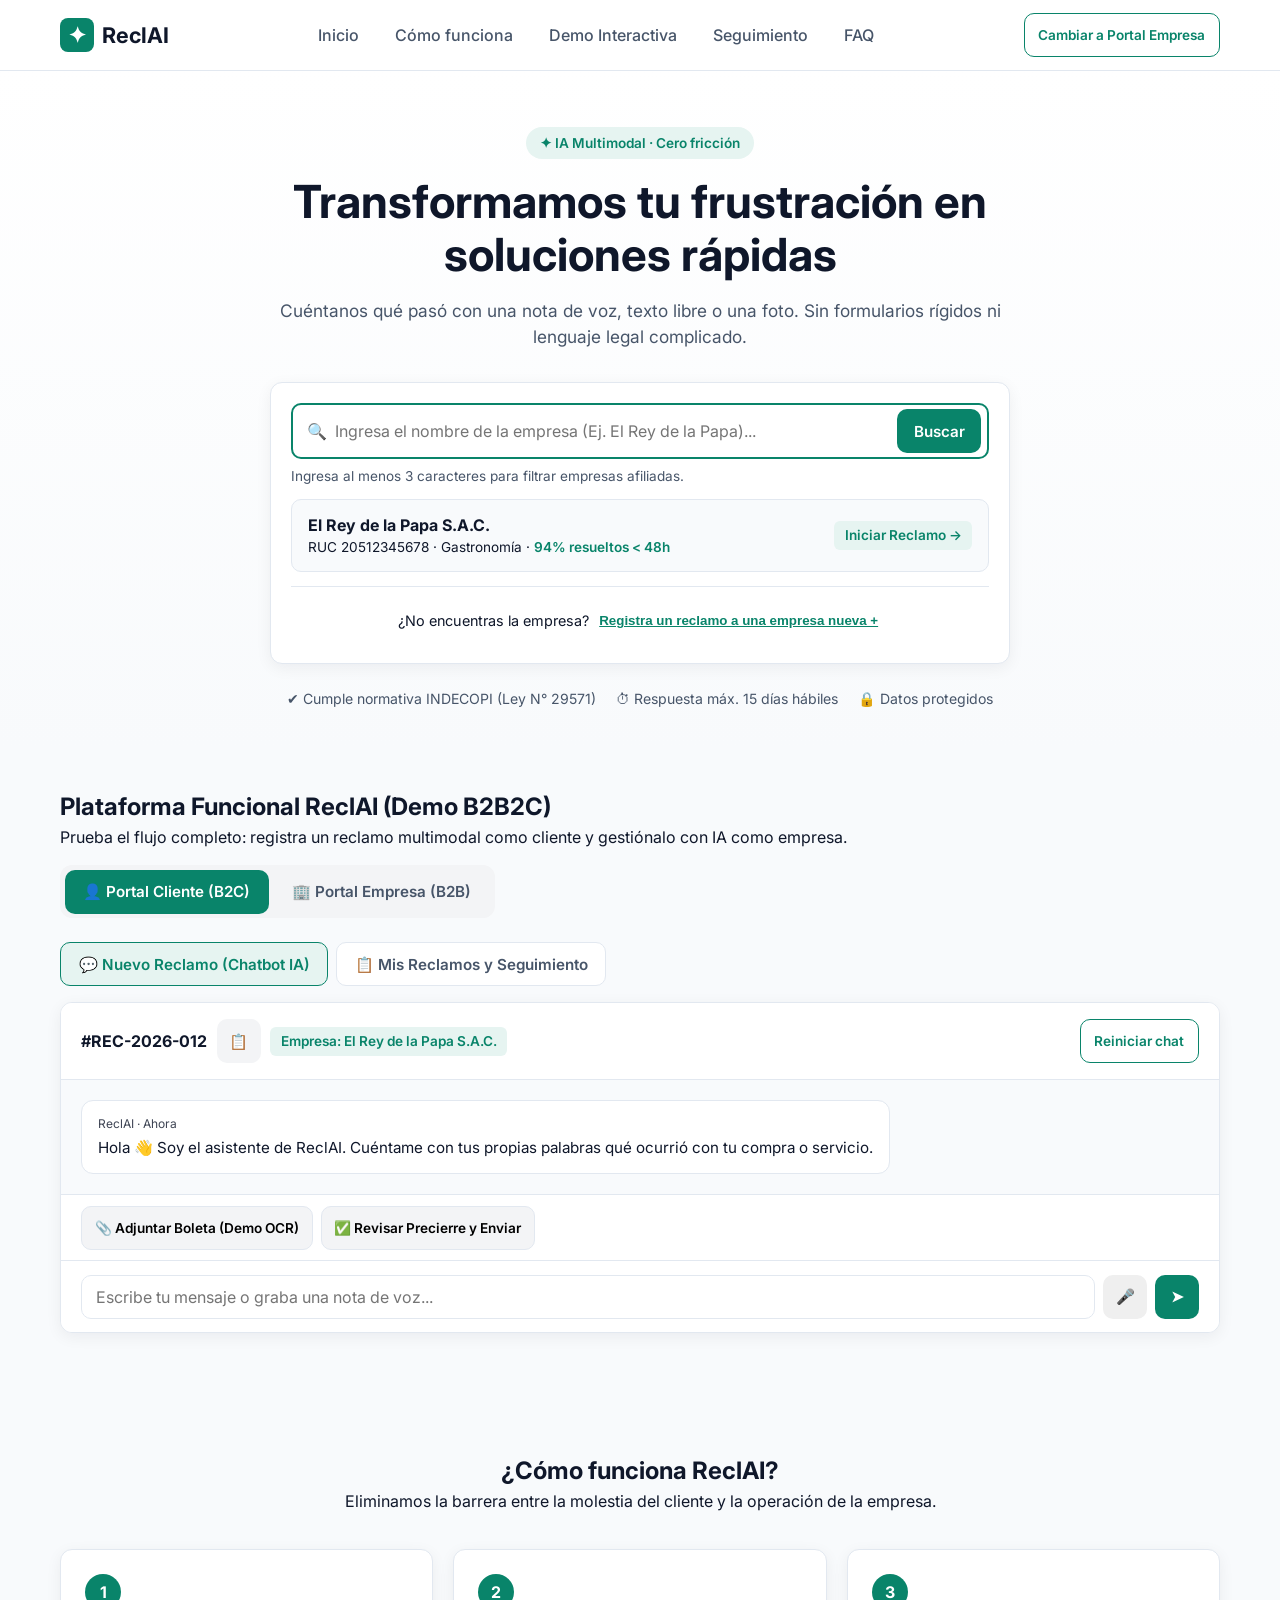
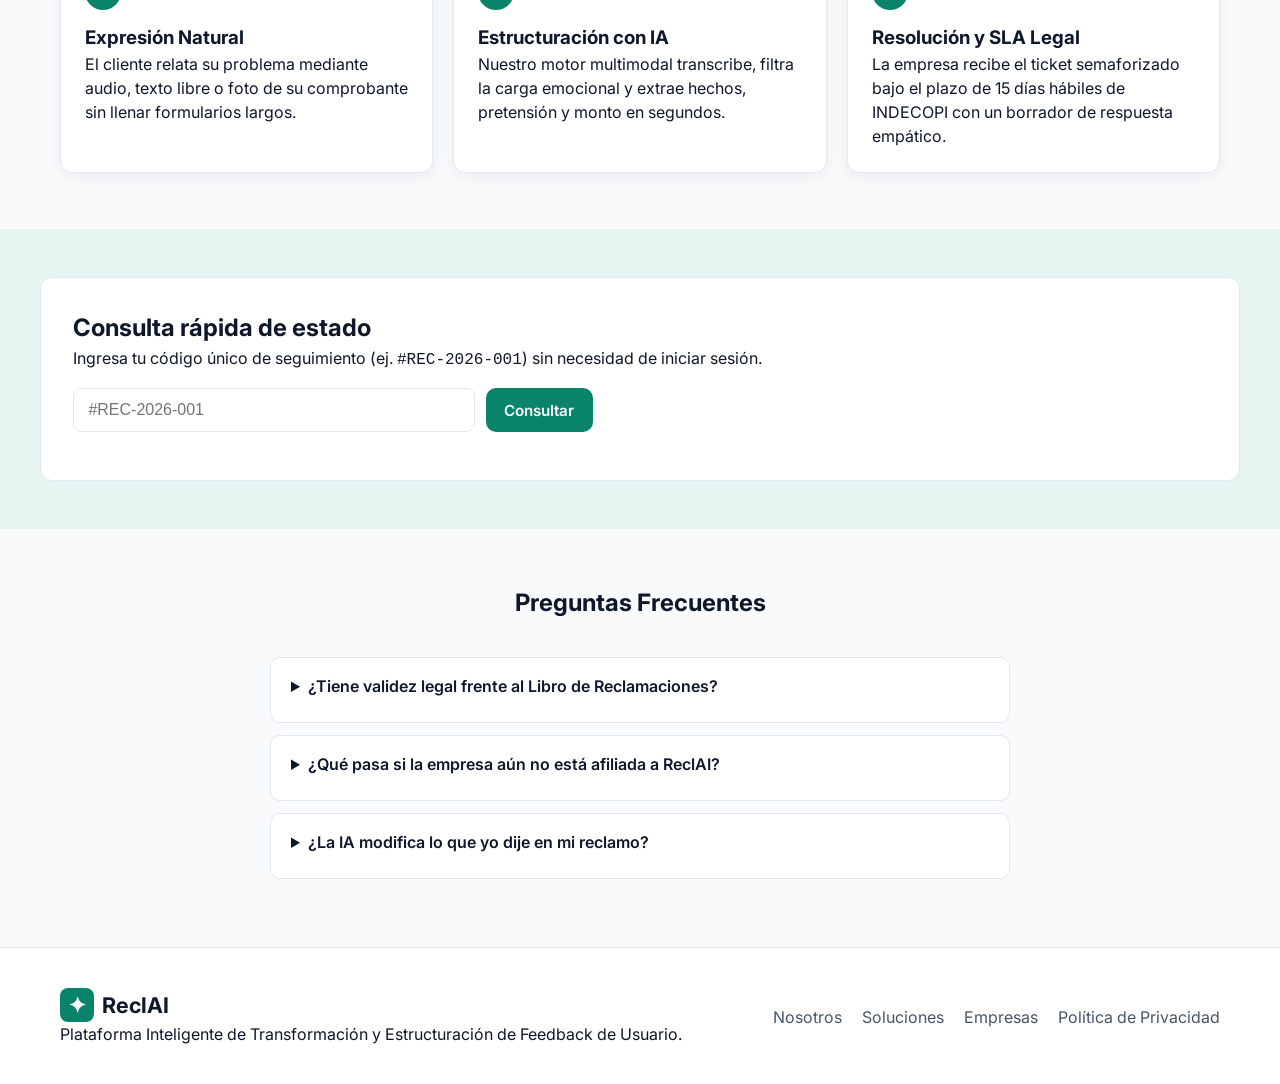
<file: index.html>
<!DOCTYPE html>
<html lang="es">
<head>
  <meta charset="UTF-8">
  <meta http-equiv="refresh" content="0; url=pages/index.html">
  <title>ReclAI — Redirigiendo...</title>
</head>
<body>
  <p>Cargando ReclAI... Si no redirige automáticamente, <a href="pages/index.html">haz clic aquí</a>.</p>
</body>
</html>
</file>
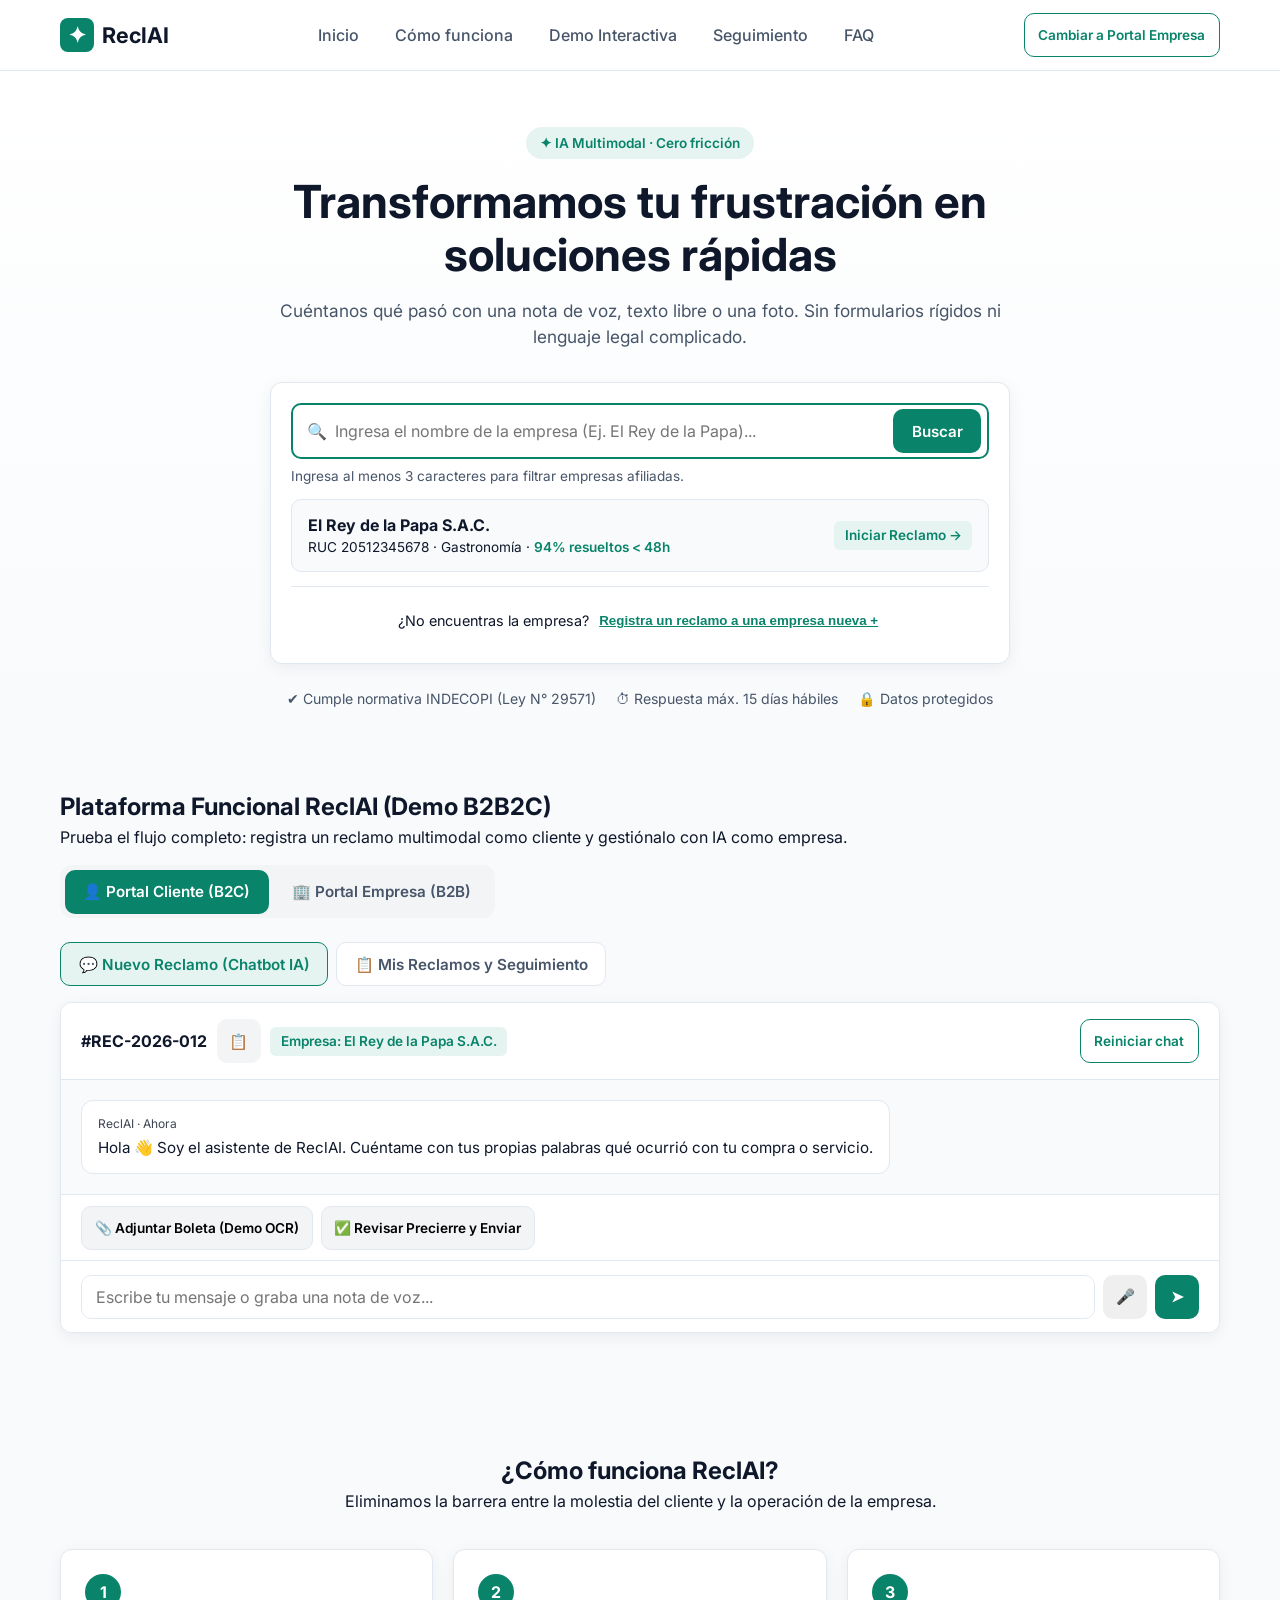
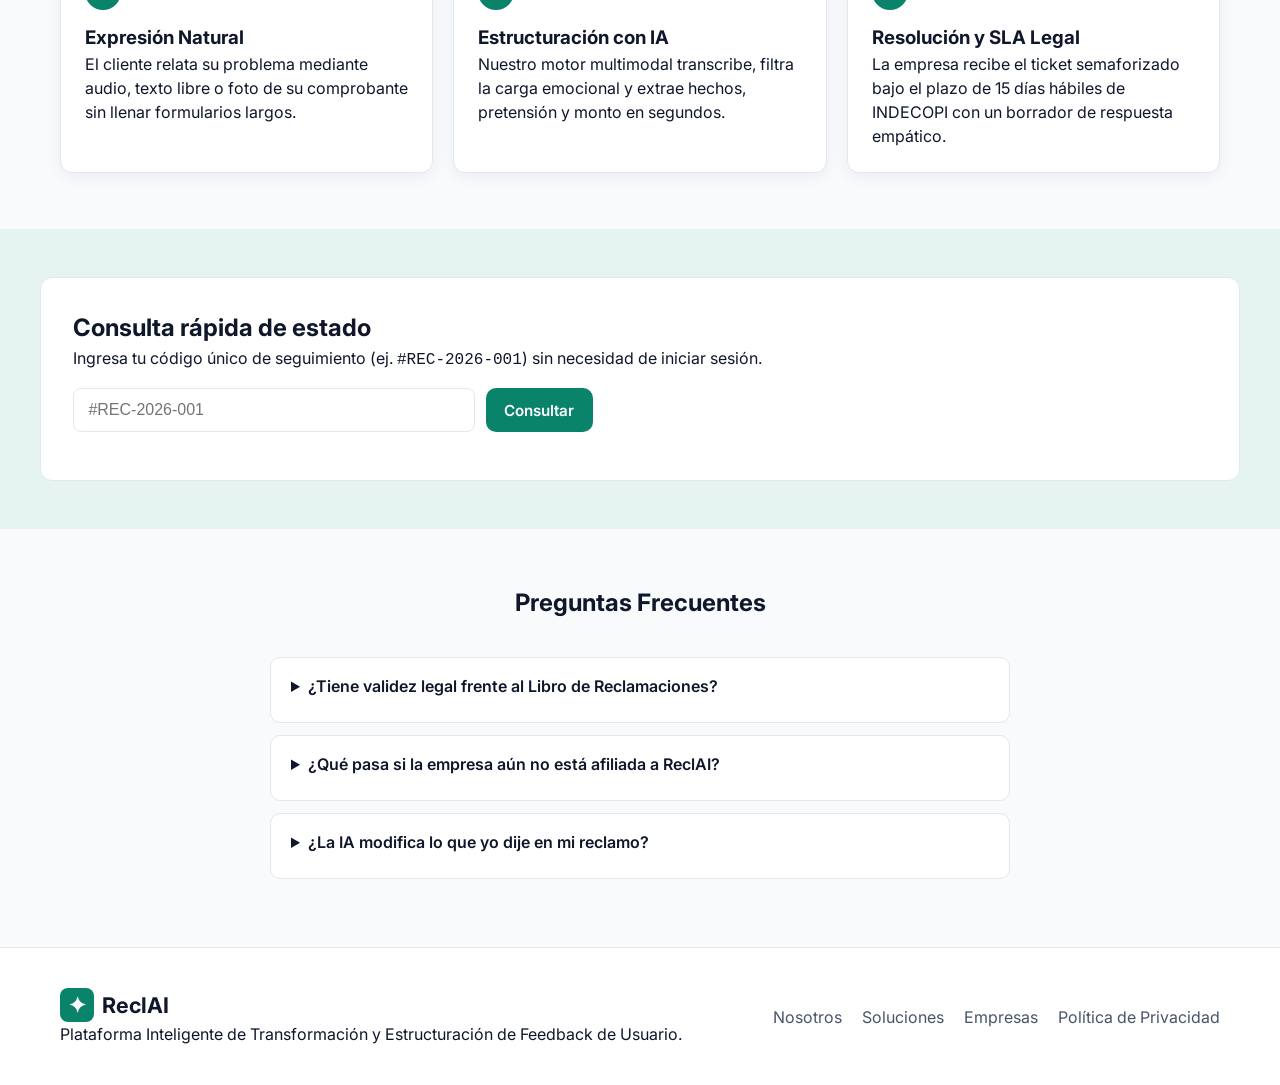
<file: pages/index.html>
<!DOCTYPE html>
<html lang="es">
<head>
  <meta charset="UTF-8">
  <link rel="icon" href="favicon.ico" type="image/x-icon">
  <meta name="viewport" content="width=device-width, initial-scale=1.0">
  <meta name="description" content="ReclAI - Plataforma inteligente de gestión y estructuración de reclamos con IA Multimodal bajo normativa INDECOPI.">
  <title>ReclAI | Transformamos tu frustración en soluciones rápidas</title>
  <link rel="icon" href="../favicon.ico" type="image/x-icon">
  <link rel="preconnect" href="https://fonts.googleapis.com">
  <link rel="preconnect" href="https://fonts.gstatic.com" crossorigin>
  <link href="https://fonts.googleapis.com/css2?family=Inter:wght@400;500;600;700&display=swap" rel="stylesheet">
  <link rel="stylesheet" href="../css/styles.css">
</head>
<body>
  <a href="#main-content" class="skip-link">Saltar al contenido principal</a>

  <header class="navbar">
    <div class="container nav-container">
      <a href="#inicio" class="brand" aria-label="Inicio ReclAI">
        <span class="brand-icon" aria-hidden="true">✦</span>
        <span class="brand-name">ReclAI</span>
      </a>

      <button class="mobile-menu-btn" id="mobileMenuBtn" aria-label="Abrir menú de navegación" aria-expanded="false">
        ☰
      </button>

      <nav class="nav-links" id="navLinks" aria-label="Navegación principal">
        <a href="#inicio">Inicio</a>
        <a href="#como-funciona">Cómo funciona</a>
        <a href="#workspace-demo">Demo Interactiva</a>
        <a href="#consulta-rapida">Seguimiento</a>
        <a href="#faq">FAQ</a>
      </nav>

      <div class="nav-actions">
        <button type="button" class="btn btn-outline btn-sm" id="quickRoleToggle" title="Cambiar entre vista Consumidor y Empresa">
          Cambiar a Portal Empresa
        </button>
      </div>
    </div>
  </header>

  <main id="main-content">
    <section id="inicio" class="hero-section">
      <div class="container hero-container">
        <span class="pill-badge">✦ IA Multimodal · Cero fricción</span>
        <h1>Transformamos tu frustración en soluciones rápidas</h1>
        <p class="hero-subtitle">
          Cuéntanos qué pasó con una nota de voz, texto libre o una foto. Sin formularios rígidos ni lenguaje legal complicado.
        </p>

        <div class="search-card" role="search">
          <label for="companySearchInput" class="sr-only">Buscar empresa para reclamar</label>
          <div class="search-input-group">
            <span class="search-icon" aria-hidden="true">🔍</span>
            <input
              type="text"
              id="companySearchInput"
              placeholder="Ingresa el nombre de la empresa (Ej. El Rey de la Papa)..."
              autocomplete="off"
              aria-describedby="searchHint"
            >
            <button type="button" class="btn btn-primary" id="searchBtn">Buscar</button>
          </div>
          <small id="searchHint" class="helper-text">Ingresa al menos 3 caracteres para filtrar empresas afiliadas.</small>

          <div id="companyResults" class="company-results" aria-live="polite"></div>

          <div class="unregistered-cta">
            <span>¿No encuentras la empresa?</span>
            <button type="button" class="link-btn" id="openUnregisteredModal">
              Registra un reclamo a una empresa nueva +
            </button>
          </div>
        </div>

        <div class="trust-bar">
          <span>✔ Cumple normativa INDECOPI (Ley N° 29571)</span>
          <span>⏱ Respuesta máx. 15 días hábiles</span>
          <span>🔒 Datos protegidos</span>
        </div>
      </div>
    </section>

    <section id="workspace-demo" class="workspace-section">
      <div class="container">
        <div class="section-header">
          <div>
            <h2>Plataforma Funcional ReclAI (Demo B2B2C)</h2>
            <p>Prueba el flujo completo: registra un reclamo multimodal como cliente y gestiónalo con IA como empresa.</p>
          </div>

          <div class="portal-switcher" role="tablist" aria-label="Selector de Portal">
            <button type="button" role="tab" aria-selected="true" class="switch-tab active" data-portal="b2c" id="tabB2C">
              👤 Portal Cliente (B2C)
            </button>
            <button type="button" role="tab" aria-selected="false" class="switch-tab" data-portal="b2b" id="tabB2B">
              🏢 Portal Empresa (B2B)
            </button>
          </div>
        </div>

        <div id="portalB2C" class="portal-view active">
          <div class="subnav-tabs">
            <button type="button" class="subtab active" data-b2c-view="chat">💬 Nuevo Reclamo (Chatbot IA)</button>
            <button type="button" class="subtab" data-b2c-view="mis-reclamos">📋 Mis Reclamos y Seguimiento</button>
          </div>

          <div id="b2cChatView" class="app-window chat-layout">
            <div class="app-topbar">
              <div class="ticket-badge-group">
                <strong id="activeDraftCode">#REC-2026-012</strong>
                <button type="button" class="btn-icon" id="copyCodeBtn" aria-label="Copiar código de ticket" title="Copiar código">📋</button>
                <span class="meta-tag" id="selectedCompanyLabel">Empresa: El Rey de la Papa S.A.C.</span>
              </div>
              <button type="button" class="btn btn-sm btn-outline" id="resetChatBtn">Reiniciar chat</button>
            </div>

            <div class="chat-messages" id="chatMessages" aria-live="polite">
            </div>

            <div class="voice-bar hidden" id="voiceRecordingBar">
              <span class="rec-dot">● Grabando <span id="recTimer">0:04</span></span>
              <span class="rec-wave" aria-hidden="true">ıllılılıllıılıllı</span>
              <div class="voice-actions">
                <button type="button" class="btn btn-sm btn-primary" id="sendVoiceBtn">Transcribir audio</button>
                <button type="button" class="btn-icon" id="cancelVoiceBtn" aria-label="Cancelar grabación">✕</button>
              </div>
            </div>

            <div class="chat-quick-actions">
              <button type="button" class="chip-btn" id="simulateOcrBtn">📎 Adjuntar Boleta (Demo OCR)</button>
              <button type="button" class="chip-btn" id="openPrecloseBtn">✅ Revisar Precierre y Enviar</button>
            </div>

            <form class="chat-input-form" id="chatForm">
              <label for="chatInput" class="sr-only">Escribe tu mensaje o reclamo</label>
              <input type="text" id="chatInput" placeholder="Escribe tu mensaje o graba una nota de voz..." required>
              <button type="button" class="btn-touch" id="toggleVoiceBtn" aria-label="Grabar nota de voz" title="Grabar nota de voz">🎤</button>
              <button type="submit" class="btn btn-primary btn-touch" aria-label="Enviar mensaje">➤</button>
            </form>
          </div>

          <div id="b2cMisReclamosView" class="app-window hidden">
            <div class="app-topbar">
              <div>
                <h3>Mis Reclamos</h3>
                <p class="text-muted">Sigue el estado de tus casos en tiempo real, sin términos legales complicados.</p>
              </div>
              <div class="filter-inline">
                <label for="b2cSearchFilter" class="sr-only">Filtrar mis reclamos</label>
                <input type="text" id="b2cSearchFilter" placeholder="Buscar por código o empresa...">
              </div>
            </div>

            <div class="timeline-card" id="featuredTimelineCard">
            </div>

            <div id="b2cTicketList" class="ticket-cards-grid">
            </div>
          </div>
        </div>

        <div id="portalB2B" class="portal-view hidden">
          <div id="b2bInboxView" class="app-window">
            <div class="app-topbar">
              <div>
                <h3>Bandeja de reclamos</h3>
                <p class="text-muted">Priorizados por riesgo de vencimiento SLA — Plazo legal INDECOPI: 15 días hábiles</p>
              </div>
            </div>

            <div class="kpi-grid">
              <div class="kpi-card kpi-red">
                <span class="kpi-label">Críticos (≤ 3 días)</span>
                <strong class="kpi-value" id="kpiCritical">0</strong>
              </div>
              <div class="kpi-card kpi-amber">
                <span class="kpi-label">Por vencer (4–7 días)</span>
                <strong class="kpi-value" id="kpiWarning">0</strong>
              </div>
              <div class="kpi-card kpi-green">
                <span class="kpi-label">En plazo (≥ 8 días)</span>
                <strong class="kpi-value" id="kpiSafe">0</strong>
              </div>
              <div class="kpi-card kpi-neutral">
                <span class="kpi-label">Total abiertos</span>
                <strong class="kpi-value" id="kpiTotal">0</strong>
              </div>
            </div>

            <div class="inbox-filters">
              <div class="filter-group">
                <label for="b2bSearchInput" class="sr-only">Buscar por ID o cliente</label>
                <input type="text" id="b2bSearchInput" placeholder="Buscar por ID, cliente...">
              </div>
              <div class="filter-group">
                <label for="b2bRiskFilter">Riesgo SLA:</label>
                <select id="b2bRiskFilter">
                  <option value="all">Todos</option>
                  <option value="critical">⚠ Críticos (≤ 3 días)</option>
                  <option value="warning">⏳ Por vencer (4–7 días)</option>
                  <option value="safe">✔ En plazo (≥ 8 días)</option>
                </select>
              </div>
            </div>

            <div class="table-responsive">
              <table class="b2b-table">
                <thead>
                  <tr>
                    <th>ID</th>
                    <th>Cliente</th>
                    <th>Categoría (IA)</th>
                    <th>Frustración (IA)</th>
                    <th>SLA / Días restantes</th>
                    <th>Estado</th>
                    <th>Acción</th>
                  </tr>
                </thead>
                <tbody id="b2bTableBody">
                </tbody>
              </table>
            </div>
          </div>

          <div id="b2bDetailView" class="app-window hidden">
            <div class="app-topbar">
              <div class="detail-header-left">
                <button type="button" class="btn btn-outline btn-sm" id="backToInboxBtn">← Bandeja</button>
                <div>
                  <h3 id="detailTicketTitle">Reclamo #REC-2026-001</h3>
                  <small class="text-muted" id="detailTicketMeta">Valeria Quispe · Canal: Chat IA</small>
                </div>
              </div>
              <div class="detail-badges" id="detailTopBadges"></div>
            </div>

            <div class="b2b-three-col">
              <!-- Columna 1: Análisis IA -->
              <div class="detail-col">
                <div class="col-heading">
                  <h4>✦ Análisis IA</h4>
                  <span class="pill-tag">Generado por IA</span>
                </div>

                <div class="sub-card">
                  <h5>RESUMEN OBJETIVO</h5>
                  <ul class="summary-list" id="detailSummaryList"></ul>
                </div>

                <div class="sub-card">
                  <h5>PRETENSIÓN DEL CLIENTE</h5>
                  <span class="claim-badge" id="detailClaimType">Devolución de dinero</span>
                </div>

                <div class="sub-card">
                  <h5>MONTO INVOLUCRADO</h5>
                  <p class="amount-display" id="detailAmount">S/ 350.00</p>
                  <small class="text-muted">Extraído automáticamente por OCR/NLP</small>
                </div>

                <div class="sub-card">
                  <h5>CLASIFICACIÓN AUTOMÁTICA</h5>
                  <div class="meta-row"><span>Categoría:</span><strong id="detailCategory">Logística - Entregas</strong></div>
                  <div class="meta-row"><span>Sentimiento:</span><span id="detailSentimentBadge"></span></div>
                  <div class="meta-row"><span>Confianza IA:</span><strong class="text-teal">94%</strong></div>
                </div>
              </div>

              <div class="detail-col">
                <div class="col-heading">
                  <h4>📄 Evidencia e Historial</h4>
                </div>

                <button type="button" class="btn btn-outline full-width" id="viewOriginalChatBtn">
                  Ver Chat Original
                </button>

                <div class="sub-card">
                  <h5>EVIDENCIA ADJUNTA (OCR VALIDADO)</h5>
                  <div class="receipt-preview">
                    <strong id="receiptStore">EL REY DE LA PAPA S.A.C.</strong>
                    <span>RUC 20512345678 · Boleta Electrónica</span>
                    <hr>
                    <div class="meta-row"><span>Detalle pedido:</span><span id="receiptItem">Combo + Envío</span></div>
                    <div class="meta-row"><strong>TOTAL:</strong><strong id="receiptTotal">S/ 350.00</strong></div>
                  </div>
                </div>

                <div class="sub-card">
                  <h5>HISTORIAL DEL CASO</h5>
                  <ul class="audit-timeline" id="detailHistoryList"></ul>
                </div>
              </div>

              <div class="detail-col">
                <div class="col-heading">
                  <h4>✦ Asistente de Respuesta</h4>
                  <div class="tone-selector">
                    <label for="responseToneSelect">Tono:</label>
                    <select id="responseToneSelect">
                      <option value="empatico">Empático</option>
                      <option value="formal">Formal</option>
                      <option value="legal">Técnico-Legal</option>
                    </select>
                  </div>
                </div>

                <div class="draft-box">
                  <div class="draft-header">
                    <span class="text-teal">✦ Borrador generado por IA</span>
                    <button type="button" class="link-btn" id="regenerateDraftBtn">↻ Regenerar</button>
                  </div>
                  <label for="aiDraftTextarea" class="sr-only">Editor de respuesta oficial</label>
                  <textarea id="aiDraftTextarea" rows="11"></textarea>
                </div>

                <button type="button" class="btn btn-primary full-width btn-lg" id="sendOfficialResponseBtn">
                  Enviar Respuesta Oficial y Cerrar Caso
                </button>
              </div>
            </div>
          </div>
        </div>
      </div>
    </section>

    <section id="como-funciona" class="info-section">
      <div class="container">
        <div class="section-center-header">
          <h2>¿Cómo funciona ReclAI?</h2>
          <p>Eliminamos la barrera entre la molestia del cliente y la operación de la empresa.</p>
        </div>
        <div class="steps-grid">
          <article class="info-card">
            <span class="step-num">1</span>
            <h3>Expresión Natural</h3>
            <p>El cliente relata su problema mediante audio, texto libre o foto de su comprobante sin llenar formularios largos.</p>
          </article>
          <article class="info-card">
            <span class="step-num">2</span>
            <h3>Estructuración con IA</h3>
            <p>Nuestro motor multimodal transcribe, filtra la carga emocional y extrae hechos, pretensión y monto en segundos.</p>
          </article>
          <article class="info-card">
            <span class="step-num">3</span>
            <h3>Resolución y SLA Legal</h3>
            <p>La empresa recibe el ticket semaforizado bajo el plazo de 15 días hábiles de INDECOPI con un borrador de respuesta empático.</p>
          </article>
        </div>
      </div>
    </section>

    <section id="consulta-rapida" class="tracking-section">
      <div class="container tracking-box">
        <div>
          <h2>Consulta rápida de estado</h2>
          <p>Ingresa tu código único de seguimiento (ej. <code>#REC-2026-001</code>) sin necesidad de iniciar sesión.</p>
        </div>
        <form class="tracking-form" id="publicTrackingForm">
          <label for="publicTicketInput" class="sr-only">Código de seguimiento</label>
          <input type="text" id="publicTicketInput" placeholder="#REC-2026-001" required>
          <button type="submit" class="btn btn-primary">Consultar</button>
        </form>
        <div id="publicTrackingResult" class="tracking-result" aria-live="polite"></div>
      </div>
    </section>

    <section id="faq" class="info-section">
      <div class="container faq-container">
        <div class="section-center-header">
          <h2>Preguntas Frecuentes</h2>
        </div>
        <details class="faq-item">
          <summary>¿Tiene validez legal frente al Libro de Reclamaciones?</summary>
          <p>Sí. ReclAI estructura los datos obligatorios exigidos por el Código de Protección y Defensa del Consumidor (Ley N° 29571) y controla el plazo máximo de 15 días hábiles.</p>
        </details>
        <details class="faq-item">
          <summary>¿Qué pasa si la empresa aún no está afiliada a ReclAI?</summary>
          <p>Puedes registrar tu reclamo igual. El sistema genera una notificación formal al canal de contacto de la empresa y guarda tu constancia con fecha y hora.</p>
        </details>
        <details class="faq-item">
          <summary>¿La IA modifica lo que yo dije en mi reclamo?</summary>
          <p>No. La IA genera un resumen ejecutivo para agilizar la atención del agente, pero siempre conserva tu mensaje original y tus evidencias adjuntas intactas.</p>
        </details>
      </div>
    </section>
  </main>

  <footer class="footer">
    <div class="container footer-grid">
      <div>
        <div class="brand">
          <span class="brand-icon" aria-hidden="true">✦</span>
          <span class="brand-name">ReclAI</span>
        </div>
        <p class="text-muted">Plataforma Inteligente de Transformación y Estructuración de Feedback de Usuario.</p>
      </div>
      <div class="footer-links">
        <a href="#inicio">Nosotros</a>
        <a href="#como-funciona">Soluciones</a>
        <a href="#workspace-demo">Empresas</a>
        <a href="#faq">Política de Privacidad</a>
      </div>
    </div>
  </footer>

  <div class="modal-backdrop hidden" id="appModal" role="dialog" aria-modal="true" aria-labelledby="modalTitle">
    <div class="modal-card">
      <div class="modal-header">
        <h3 id="modalTitle">Título del Modal</h3>
        <button type="button" class="btn-icon" id="closeModalBtn" aria-label="Cerrar ventana">✕</button>
      </div>
      <div class="modal-body" id="modalBody"></div>
    </div>
  </div>

  <!-- Toast de notificaciones (Retroalimentación inmediata al usuario) -->
  <div id="toastContainer" class="toast-container" aria-live="polite"></div>

  <script src="../js/main.js"></script>
</body>
</html>
</file>
<file: css/styles.css>
:root {
  --primary: #09846a;
  --primary-hover: #076954;
  --primary-light: #e6f4f1;
  --bg-main: #f8fafc;
  --bg-subtle: #f3f4f6;
  --surface: #ffffff;
  --text-main: #0f172a;
  --text-muted: #475569;
  --border: #e2e8f0;
  --danger: #e02424;
  --danger-bg: #fef2f2;
  --warning: #f59e0b;
  --warning-bg: #fffbeb;
  --success: #10b981;
  --success-bg: #ecfdf5;
  --radius: 12px;
  --shadow: 0 4px 16px rgba(15, 23, 42, 0.06);
}

* {
  box-sizing: border-box;
  margin: 0;
  padding: 0;
}

html {
  font-size: 16px;
  scroll-behavior: smooth;
}

body {
  font-family: 'Inter', -apple-system, BlinkMacSystemFont, sans-serif;
  background-color: var(--bg-main);
  color: var(--text-main);
  line-height: 1.5;
  overflow-x: hidden;
}

.sr-only {
  position: absolute;
  width: 1px;
  height: 1px;
  overflow: hidden;
  clip: rect(0, 0, 0, 0);
}

.skip-link {
  position: absolute;
  top: -40px;
  left: 1rem;
  background: var(--primary);
  color: #fff;
  padding: 0.5rem 1rem;
  z-index: 1000;
  border-radius: 6px;
}

.skip-link:focus {
  top: 1rem;
}

:focus-visible {
  outline: 3px solid var(--primary);
  outline-offset: 2px;
}

.hidden {
  display: none !important;
}

.container {
  max-width: 1200px;
  margin: 0 auto;
  padding: 0 1.25rem;
}

.btn, .btn-touch, .btn-icon, .chip-btn, .switch-tab, .subtab {
  min-height: 44px;
  font-family: inherit;
  font-size: 0.95rem;
  font-weight: 600;
  border-radius: 10px;
  cursor: pointer;
  transition: all 0.2s ease;
  display: inline-flex;
  align-items: center;
  justify-content: center;
  gap: 0.4rem;
  padding: 0.55rem 1.1rem;
  border: 1px solid transparent;
}

.btn-touch, .btn-icon {
  min-width: 44px;
  padding: 0.5rem;
}

.btn-primary {
  background-color: var(--primary);
  color: #ffffff;
}

.btn-primary:hover {
  background-color: var(--primary-hover);
}

.btn-outline {
  background-color: var(--surface);
  color: var(--primary);
  border-color: var(--primary);
}

.btn-outline:hover {
  background-color: var(--primary-light);
}

.btn-icon {
  background: var(--bg-subtle);
  color: var(--text-main);
}

.btn-sm {
  font-size: 0.85rem;
  padding: 0.4rem 0.85rem;
}

.btn-lg {
  padding: 0.85rem 1.25rem;
  font-size: 1rem;
}

.full-width {
  width: 100%;
}

.link-btn {
  background: none;
  border: none;
  color: var(--primary);
  font-weight: 600;
  text-decoration: underline;
  cursor: pointer;
  min-height: 44px;
  padding: 0 0.25rem;
}

.navbar {
  background: var(--surface);
  border-bottom: 1px solid var(--border);
  position: sticky;
  top: 0;
  z-index: 100;
}

.nav-container {
  display: flex;
  align-items: center;
  justify-content: space-between;
  min-height: 70px;
  gap: 1rem;
}

.brand {
  display: inline-flex;
  align-items: center;
  gap: 0.5rem;
  text-decoration: none;
  color: var(--text-main);
  font-weight: 700;
  font-size: 1.35rem;
}

.brand-icon {
  background: var(--primary);
  color: #fff;
  width: 34px;
  height: 34px;
  border-radius: 8px;
  display: inline-flex;
  align-items: center;
  justify-content: center;
}

.nav-links {
  display: flex;
  gap: 1.25rem;
}

.nav-links a {
  text-decoration: none;
  color: var(--text-muted);
  font-weight: 500;
  padding: 0.5rem;
}

.nav-links a:hover {
  color: var(--primary);
}

.mobile-menu-btn {
  display: none;
  background: none;
  border: 1px solid var(--border);
  border-radius: 8px;
  min-width: 44px;
  min-height: 44px;
  font-size: 1.25rem;
}

.hero-section {
  padding: 3.5rem 0 2.5rem;
  text-align: center;
  background: linear-gradient(180deg, #ffffff 0%, var(--bg-main) 100%);
}

.hero-container {
  max-width: 780px;
}

.pill-badge {
  display: inline-block;
  background: var(--primary-light);
  color: var(--primary);
  font-weight: 600;
  font-size: 0.85rem;
  padding: 0.35rem 0.9rem;
  border-radius: 999px;
  margin-bottom: 1rem;
}

.hero-section h1 {
  font-size: clamp(1.9rem, 4vw, 2.85rem);
  line-height: 1.18;
  margin-bottom: 1rem;
}

.hero-subtitle {
  color: var(--text-muted);
  font-size: 1.08rem;
  margin-bottom: 2rem;
}

.search-card {
  background: var(--surface);
  border: 1px solid var(--border);
  border-radius: var(--radius);
  padding: 1.25rem;
  box-shadow: var(--shadow);
  text-align: left;
}

.search-input-group {
  display: flex;
  align-items: center;
  gap: 0.5rem;
  border: 2px solid var(--primary);
  border-radius: 10px;
  padding: 0.25rem 0.35rem 0.25rem 0.85rem;
  background: #fff;
  width: 100%;
}

.search-icon {
  flex-shrink: 0;
}

.search-input-group input {
  flex: 1;
  min-width: 0;
  width: 100%;
  border: none;
  font-size: 1rem;
  font-family: inherit;
  min-height: 44px;
  outline: none;
  background: transparent;
}

.search-input-group .btn {
  flex-shrink: 0;
}

.helper-text {
  display: block;
  color: var(--text-muted);
  margin-top: 0.45rem;
  font-size: 0.85rem;
}

.company-results {
  margin-top: 0.75rem;
  display: flex;
  flex-direction: column;
  gap: 0.5rem;
}

.company-item {
  display: flex;
  align-items: center;
  justify-content: space-between;
  gap: 0.75rem;
  padding: 0.85rem 1rem;
  border: 1px solid var(--border);
  border-radius: 10px;
  background: var(--bg-main);
  cursor: pointer;
}

.company-item .meta-tag {
  flex-shrink: 0;
  white-space: nowrap;
}

.company-item:hover {
  border-color: var(--primary);
  background: var(--primary-light);
}

.unregistered-cta {
  margin-top: 0.85rem;
  padding-top: 0.75rem;
  border-top: 1px solid var(--border);
  display: flex;
  flex-wrap: wrap;
  align-items: center;
  justify-content: center;
  gap: 0.4rem;
  font-size: 0.9rem;
}

.trust-bar {
  display: flex;
  flex-wrap: wrap;
  justify-content: center;
  gap: 1.25rem;
  margin-top: 1.5rem;
  font-size: 0.88rem;
  color: var(--text-muted);
}

.workspace-section {
  padding: 2.5rem 0 4rem;
}

.section-header {
  display: flex;
  flex-wrap: wrap;
  align-items: center;
  justify-content: space-between;
  gap: 1rem;
  margin-bottom: 1.5rem;
}

.portal-switcher {
  background: var(--bg-subtle);
  padding: 0.3rem;
  border-radius: 12px;
  display: inline-flex;
  gap: 0.3rem;
}

.switch-tab {
  background: transparent;
  color: var(--text-muted);
}

.switch-tab.active {
  background: var(--primary);
  color: #ffffff;
}

.subnav-tabs {
  display: flex;
  gap: 0.5rem;
  margin-bottom: 1rem;
  flex-wrap: wrap;
}

.subtab {
  background: var(--surface);
  border: 1px solid var(--border);
  color: var(--text-muted);
}

.subtab.active {
  border-color: var(--primary);
  color: var(--primary);
  background: var(--primary-light);
}

.app-window {
  background: var(--surface);
  border: 1px solid var(--border);
  border-radius: var(--radius);
  box-shadow: var(--shadow);
  overflow: hidden;
}

.app-topbar {
  padding: 1rem 1.25rem;
  border-bottom: 1px solid var(--border);
  display: flex;
  flex-wrap: wrap;
  align-items: center;
  justify-content: space-between;
  gap: 0.75rem;
  background: #ffffff;
}

.ticket-badge-group {
  display: flex;
  align-items: center;
  flex-wrap: wrap;
  gap: 0.6rem;
}

.meta-tag {
  background: var(--primary-light);
  color: var(--primary);
  padding: 0.25rem 0.65rem;
  border-radius: 6px;
  font-size: 0.85rem;
  font-weight: 600;
}

.chat-messages {
  padding: 1.25rem;
  max-height: 410px;
  overflow-y: auto;
  display: flex;
  flex-direction: column;
  gap: 0.9rem;
  background: var(--bg-main);
}

.msg {
  max-width: 78%;
  padding: 0.85rem 1rem;
  border-radius: 12px;
  font-size: 0.95rem;
}

.msg-bot {
  align-self: flex-start;
  background: var(--surface);
  border: 1px solid var(--border);
}

.msg-user {
  align-self: flex-end;
  background: var(--primary);
  color: #ffffff;
}

.msg-meta {
  display: block;
  font-size: 0.75rem;
  opacity: 0.8;
  margin-bottom: 0.25rem;
}

.ocr-attachment {
  margin-top: 0.5rem;
  padding: 0.6rem;
  border-radius: 8px;
  background: rgba(255, 255, 255, 0.16);
  border: 1px dashed rgba(255, 255, 255, 0.6);
  font-size: 0.85rem;
}

.voice-bar {
  display: flex;
  align-items: center;
  justify-content: space-between;
  padding: 0.65rem 1.25rem;
  background: var(--danger-bg);
  border-top: 1px solid #fecaca;
  color: var(--danger);
  font-weight: 600;
}

.chat-quick-actions {
  padding: 0.65rem 1.25rem;
  background: var(--surface);
  border-top: 1px solid var(--border);
  display: flex;
  flex-wrap: wrap;
  gap: 0.5rem;
}

.chip-btn {
  background: var(--bg-subtle);
  border: 1px solid var(--border);
  font-size: 0.85rem;
  padding: 0.4rem 0.8rem;
}

.chip-btn:hover {
  border-color: var(--primary);
  background: var(--primary-light);
}

.chat-input-form {
  display: flex;
  gap: 0.5rem;
  padding: 0.85rem 1.25rem;
  border-top: 1px solid var(--border);
  background: var(--surface);
}

.chat-input-form input {
  flex: 1;
  min-width: 0;
  border: 1px solid var(--border);
  border-radius: 10px;
  padding: 0 0.9rem;
  font-size: 1rem;
  font-family: inherit;
}

.timeline-card {
  margin: 1.25rem;
  padding: 1.25rem;
  border: 1px solid var(--border);
  border-radius: var(--radius);
  background: var(--bg-main);
}

.stepper {
  display: grid;
  grid-template-columns: repeat(4, 1fr);
  gap: 0.75rem;
  margin-top: 1rem;
}

.step-node {
  padding: 0.75rem;
  border-radius: 10px;
  background: var(--surface);
  border: 1px solid var(--border);
  text-align: center;
}

.step-node.done, .step-node.current {
  border-color: var(--primary);
  background: var(--primary-light);
}

.step-circle {
  width: 30px;
  height: 30px;
  border-radius: 50%;
  background: var(--bg-subtle);
  display: inline-flex;
  align-items: center;
  justify-content: center;
  font-weight: 700;
  margin-bottom: 0.35rem;
}

.step-node.done .step-circle, .step-node.current .step-circle {
  background: var(--primary);
  color: #fff;
}

.ticket-cards-grid {
  padding: 0 1.25rem 1.25rem;
  display: grid;
  gap: 1rem;
}

.consumer-ticket-card {
  border: 1px solid var(--border);
  border-radius: var(--radius);
  padding: 1.1rem;
  background: var(--surface);
}

.card-top-row {
  display: flex;
  flex-wrap: wrap;
  justify-content: space-between;
  gap: 0.5rem;
  margin-bottom: 0.6rem;
}

.kpi-grid {
  display: grid;
  grid-template-columns: repeat(4, 1fr);
  gap: 1rem;
  padding: 1.25rem;
}

.kpi-card {
  padding: 1rem;
  border-radius: var(--radius);
  border: 1px solid var(--border);
  border-left-width: 5px;
  background: var(--surface);
}

.kpi-red { border-left-color: var(--danger); }
.kpi-amber { border-left-color: var(--warning); }
.kpi-green { border-left-color: var(--success); }
.kpi-neutral { border-left-color: var(--primary); }

.kpi-label {
  display: block;
  font-size: 0.85rem;
  color: var(--text-muted);
}

.kpi-value {
  font-size: 1.75rem;
}

.inbox-filters {
  padding: 0 1.25rem 1rem;
  display: flex;
  flex-wrap: wrap;
  gap: 1rem;
  align-items: center;
}

.inbox-filters input, .inbox-filters select, .filter-inline input, .tone-selector select {
  min-height: 44px;
  padding: 0.45rem 0.75rem;
  border: 1px solid var(--border);
  border-radius: 8px;
  font-family: inherit;
  font-size: 0.95rem;
}

.table-responsive {
  overflow-x: auto;
}

.b2b-table {
  width: 100%;
  border-collapse: collapse;
  text-align: left;
}

.b2b-table th, .b2b-table td {
  padding: 0.95rem 1.1rem;
  border-top: 1px solid var(--border);
}

.b2b-table th {
  background: var(--bg-main);
  font-size: 0.8rem;
  text-transform: uppercase;
  color: var(--text-muted);
}

.b2b-table tbody tr:hover {
  background: var(--bg-main);
}

.sla-badge {
  display: inline-flex;
  align-items: center;
  gap: 0.3rem;
  padding: 0.3rem 0.65rem;
  border-radius: 999px;
  font-size: 0.82rem;
  font-weight: 600;
}

.sla-critical {
  background: var(--danger-bg);
  color: var(--danger);
  border: 1px solid #fecaca;
}

.sla-warning {
  background: var(--warning-bg);
  color: #b45309;
  border: 1px solid #fde68a;
}

.sla-safe {
  background: var(--success-bg);
  color: #047857;
  border: 1px solid #a7f3d0;
}

.b2b-three-col {
  display: grid;
  grid-template-columns: repeat(3, 1fr);
  gap: 1.25rem;
  padding: 1.25rem;
  background: var(--bg-main);
}

.detail-col {
  display: flex;
  flex-direction: column;
  gap: 1rem;
}

.col-heading {
  display: flex;
  align-items: center;
  justify-content: space-between;
  gap: 0.5rem;
}

.sub-card {
  background: var(--surface);
  border: 1px solid var(--border);
  border-radius: var(--radius);
  padding: 1rem;
}

.sub-card h5 {
  font-size: 0.78rem;
  color: var(--text-muted);
  margin-bottom: 0.6rem;
  letter-spacing: 0.03em;
}

.summary-list {
  padding-left: 1.1rem;
  font-size: 0.92rem;
  display: flex;
  flex-direction: column;
  gap: 0.4rem;
}

.claim-badge {
  display: inline-block;
  background: var(--primary-light);
  color: var(--primary);
  font-weight: 600;
  padding: 0.45rem 0.85rem;
  border-radius: 8px;
}

.amount-display {
  font-size: 1.75rem;
  font-weight: 700;
}

.meta-row {
  display: flex;
  justify-content: space-between;
  align-items: center;
  padding: 0.3rem 0;
  font-size: 0.9rem;
}

.text-teal {
  color: var(--primary);
  font-weight: 600;
}

.receipt-preview {
  background: var(--bg-main);
  border: 1px dashed var(--border);
  border-radius: 8px;
  padding: 0.85rem;
  font-size: 0.88rem;
}

.receipt-preview hr {
  border: none;
  border-top: 1px solid var(--border);
  margin: 0.5rem 0;
}

.audit-timeline {
  list-style: none;
  display: flex;
  flex-direction: column;
  gap: 0.55rem;
  font-size: 0.88rem;
}

.audit-timeline li::before {
  content: "● ";
  color: var(--primary);
}

.draft-box {
  background: var(--surface);
  border: 2px solid var(--primary);
  border-radius: var(--radius);
  padding: 0.9rem;
}

.draft-header {
  display: flex;
  justify-content: space-between;
  align-items: center;
  margin-bottom: 0.5rem;
  font-size: 0.85rem;
}

.draft-box textarea {
  width: 100%;
  border: none;
  font-family: inherit;
  font-size: 0.92rem;
  line-height: 1.5;
  resize: vertical;
  outline: none;
}

.info-section {
  padding: 3.5rem 0;
}

.section-center-header {
  text-align: center;
  max-width: 650px;
  margin: 0 auto 2.25rem;
}

.steps-grid {
  display: grid;
  grid-template-columns: repeat(3, 1fr);
  gap: 1.25rem;
}

.info-card {
  background: var(--surface);
  border: 1px solid var(--border);
  border-radius: var(--radius);
  padding: 1.5rem;
  box-shadow: var(--shadow);
}

.step-num {
  width: 36px;
  height: 36px;
  border-radius: 50%;
  background: var(--primary);
  color: #fff;
  display: inline-flex;
  align-items: center;
  justify-content: center;
  font-weight: 700;
  margin-bottom: 0.85rem;
}

.tracking-section {
  background: var(--primary-light);
  padding: 3rem 0;
}

.tracking-box {
  background: var(--surface);
  border-radius: var(--radius);
  padding: 2rem;
  border: 1px solid var(--border);
}

.tracking-form {
  display: flex;
  gap: 0.65rem;
  margin-top: 1rem;
  max-width: 520px;
}

.tracking-form input {
  flex: 1;
  min-width: 0;
  min-height: 44px;
  padding: 0 0.9rem;
  border: 1px solid var(--border);
  border-radius: 8px;
  font-size: 1rem;
}

.tracking-result {
  margin-top: 1rem;
}

.faq-container {
  max-width: 780px;
}

.faq-item {
  background: var(--surface);
  border: 1px solid var(--border);
  border-radius: 10px;
  padding: 1rem 1.25rem;
  margin-bottom: 0.75rem;
}

.faq-item summary {
  font-weight: 600;
  cursor: pointer;
  min-height: 32px;
}

.faq-item p {
  margin-top: 0.65rem;
  color: var(--text-muted);
}

.footer {
  background: var(--surface);
  border-top: 1px solid var(--border);
  padding: 2.5rem 0;
}

.footer-grid {
  display: flex;
  flex-wrap: wrap;
  justify-content: space-between;
  gap: 1.5rem;
}

.footer-links {
  display: flex;
  flex-wrap: wrap;
  gap: 1.25rem;
  align-items: center;
}

.footer-links a {
  color: var(--text-muted);
  text-decoration: none;
}

.modal-backdrop {
  position: fixed;
  inset: 0;
  background: rgba(15, 23, 42, 0.55);
  display: flex;
  align-items: center;
  justify-content: center;
  padding: 1rem;
  z-index: 500;
}

.modal-card {
  background: var(--surface);
  border-radius: var(--radius);
  max-width: 540px;
  width: 100%;
  padding: 1.5rem;
  box-shadow: 0 20px 40px rgba(0, 0, 0, 0.2);
}

.modal-header {
  display: flex;
  justify-content: space-between;
  align-items: center;
  margin-bottom: 1rem;
}

.toast-container {
  position: fixed;
  bottom: 1.25rem;
  right: 1.25rem;
  display: flex;
  flex-direction: column;
  gap: 0.5rem;
  z-index: 600;
}

.toast {
  background: var(--text-main);
  color: #fff;
  padding: 0.8rem 1.1rem;
  border-radius: 10px;
  font-size: 0.9rem;
  box-shadow: var(--shadow);
}

@media (max-width: 960px) {
  .b2b-three-col {
    grid-template-columns: 1fr;
  }
  .kpi-grid {
    grid-template-columns: repeat(2, 1fr);
  }
}

@media (max-width: 720px) {
  .mobile-menu-btn {
    display: inline-flex;
    align-items: center;
    justify-content: center;
  }
  .nav-links {
    display: none;
    flex-direction: column;
    position: absolute;
    top: 70px;
    left: 0;
    right: 0;
    background: var(--surface);
    padding: 1rem;
    border-bottom: 1px solid var(--border);
  }
  .nav-links.open {
    display: flex;
  }
  .search-card {
    padding: 1rem;
  }
  .search-input-group {
    padding: 0.25rem 0.25rem 0.25rem 0.65rem;
    gap: 0.35rem;
  }
  .search-input-group .btn {
    padding: 0.5rem 0.85rem;
  }
  .company-item {
    flex-direction: column;
    align-items: flex-start;
  }
  .steps-grid, .stepper {
    grid-template-columns: 1fr;
  }
  .msg {
    max-width: 92%;
  }
  .tracking-form {
    flex-direction: column;
  }
}
</file>
